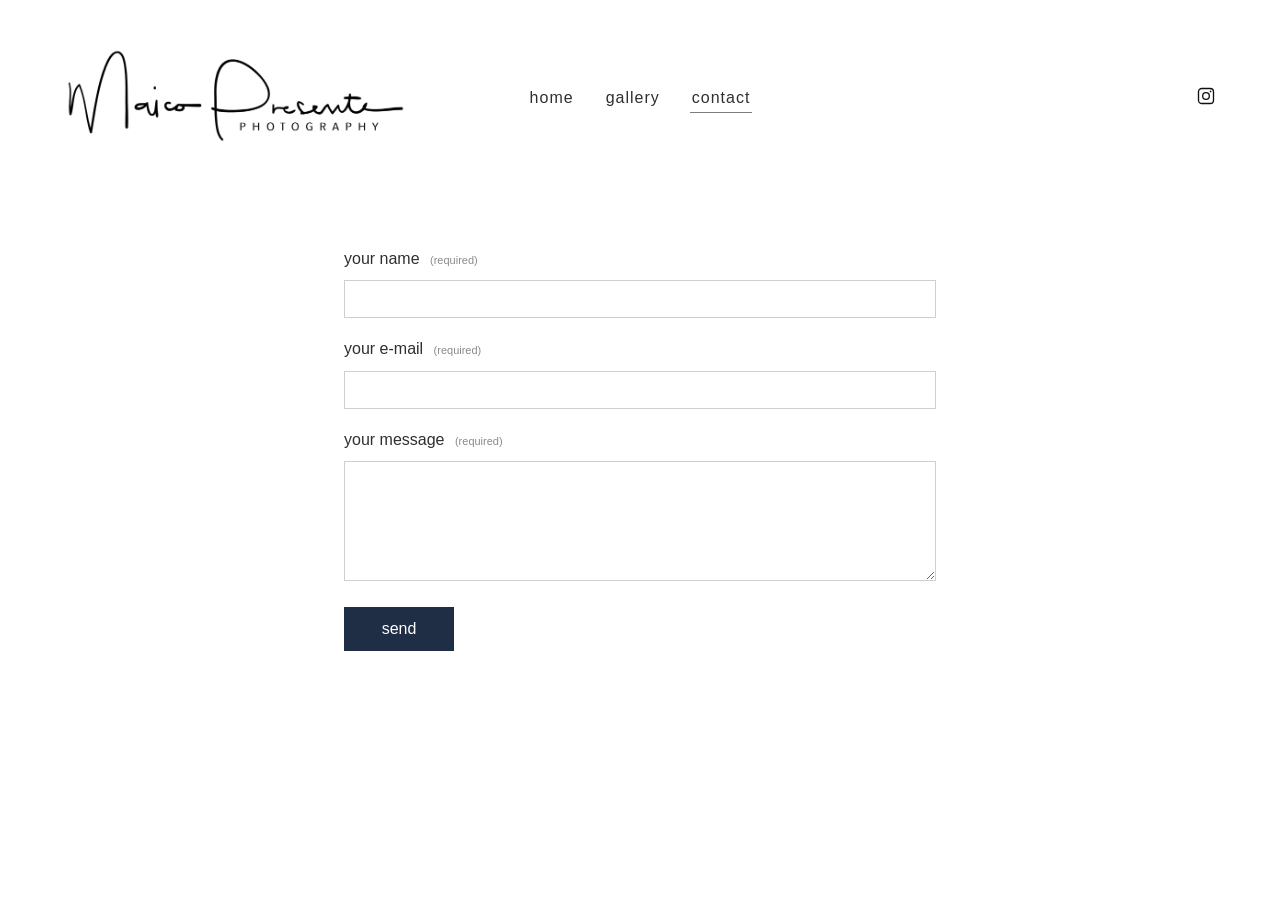
<file: contact.html>
<!doctype html>
<html lang="de">
<head>
  <meta charset="utf-8" />
  <meta name="viewport" content="width=device-width, initial-scale=1" />
  <title>Maico Presente - Photography</title>
  <link rel="icon" type="image/x-icon" href="assets/favicon.ico" />

  <link rel="stylesheet" href="https://cdnjs.cloudflare.com/ajax/libs/modern-normalize/3.0.1/modern-normalize.min.css" />
  <link rel="stylesheet" href="css/styles.css" />

    <!-- Google tag (gtag.js) -->
  <script async src="https://www.googletagmanager.com/gtag/js?id=G-TH304Q0YSG"></script>
  <script>
    window.dataLayer = window.dataLayer || [];
    function gtag(){dataLayer.push(arguments);}
    gtag('js', new Date());

    gtag('config', 'G-TH304Q0YSG');
  </script>
</head>

<body data-page="contact">
  <!-- Header -->
  <header class="site-header" role="banner">
    <a class="site-brand" href="index.html" aria-label="home">
      <img src="assets/logo.webp" alt="Maico Presente Photography" />
    </a>

    <!-- Desktop Navigation -->
    <nav class="site-nav" aria-label="menu">
      <a href="index.html" class="nav-link" data-nav="home">home</a>
      <a href="gallery.html" class="nav-link" data-nav="gallery">gallery</a>
      <a href="contact.html" class="nav-link" data-nav="contact">contact</a>
    </nav>

    <div class="site-header__actions">
      <a class="social-link social-link--instagram" href="https://www.instagram.com/maico.presente/" target="_blank" rel="noopener" aria-label="instagram">
        <svg viewBox="0 0 24 24" aria-hidden="true" focusable="false">
          <rect x="3" y="3" width="18" height="18" rx="4" ry="4" fill="none" stroke="currentColor" stroke-width="1.6"/>
          <circle cx="12" cy="12" r="4" fill="none" stroke="currentColor" stroke-width="1.6"/>
          <circle cx="17.5" cy="6.5" r="1" fill="currentColor"/>
        </svg>
      </a>

      <button class="menu-toggle" type="button" data-js="menuToggle" aria-label="menu" aria-controls="mobileMenu" aria-expanded="false">
        <span></span><span></span><span></span>
      </button>
    </div>
  </header>

  <!-- Mobile Overlay Menu -->
  <div class="mobile-menu" id="mobileMenu" aria-hidden="true">
    <div class="mobile-menu__top">
      <a class="site-brand" href="index.html" aria-label="home">
        <img src="assets/logo.webp" alt="Maico Presente Photography" />
      </a>

      <button class="mobile-menu__close" type="button" data-js="menuClose" aria-label="close">
        <svg viewBox="0 0 24 24" aria-hidden="true" focusable="false">
          <path d="M6 6L18 18M18 6L6 18" fill="none" stroke="currentColor" stroke-width="1.6" stroke-linecap="round"/>
        </svg>
      </button>
    </div>

    <nav class="mobile-nav" aria-label="menu">
      <a href="index.html" class="mobile-link" data-nav="home">home</a>
      <a href="gallery.html" class="mobile-link" data-nav="gallery">gallery</a>
      <a href="contact.html" class="mobile-link" data-nav="contact">contact</a>
    </nav>

    <div class="mobile-menu__bottom">
      <a class="social-link social-link--instagram" href="https://www.instagram.com/maico.presente/" target="_blank" rel="noopener" aria-label="instagram">
        <svg viewBox="0 0 24 24" aria-hidden="true" focusable="false">
          <rect x="3" y="3" width="18" height="18" rx="4" ry="4" fill="none" stroke="currentColor" stroke-width="1.6"/>
          <circle cx="12" cy="12" r="4" fill="none" stroke="currentColor" stroke-width="1.6"/>
          <circle cx="17.5" cy="6.5" r="1" fill="currentColor"/>
        </svg>
      </a>
    </div>
  </div>

  <main class="page page--contact" role="main" aria-label="contact">
    <div class="contact-wrap">

      <form
        class="contact-form"
        id="contactForm"
        action="https://api.web3forms.com/submit"
        method="POST"
        data-web3forms
      >
        <input type="hidden" name="access_key" value="72192896-6dc2-46d7-8efc-614b6c5f1c92" />
        <input type="hidden" name="subject" value="New message from mpresente.ch" />
        <!-- Honeypot (optional). Muss unsichtbar sein. -->
        <input type="checkbox" name="botcheck" class="contact-botcheck" tabindex="-1" autocomplete="off" />

        <label class="contact-label" for="name">
          your name <span class="contact-required">(required)</span>
        </label>
        <input class="contact-input" id="name" name="name" type="text" required />

        <label class="contact-label" for="email">
          your e-mail <span class="contact-required">(required)</span>
        </label>
        <input class="contact-input" id="email" name="email" type="email" required />

        <label class="contact-label" for="message">
          your message <span class="contact-required">(required)</span>
        </label>
        <textarea class="contact-textarea" id="message" name="message" required></textarea>

        <button class="contact-submit" type="submit">send</button>

        <p class="contact-status" id="contactStatus" aria-live="polite"></p>
      </form>
    </div>
  </main>


  <script src="js/main.js"></script>
</body>
</html>
</file>
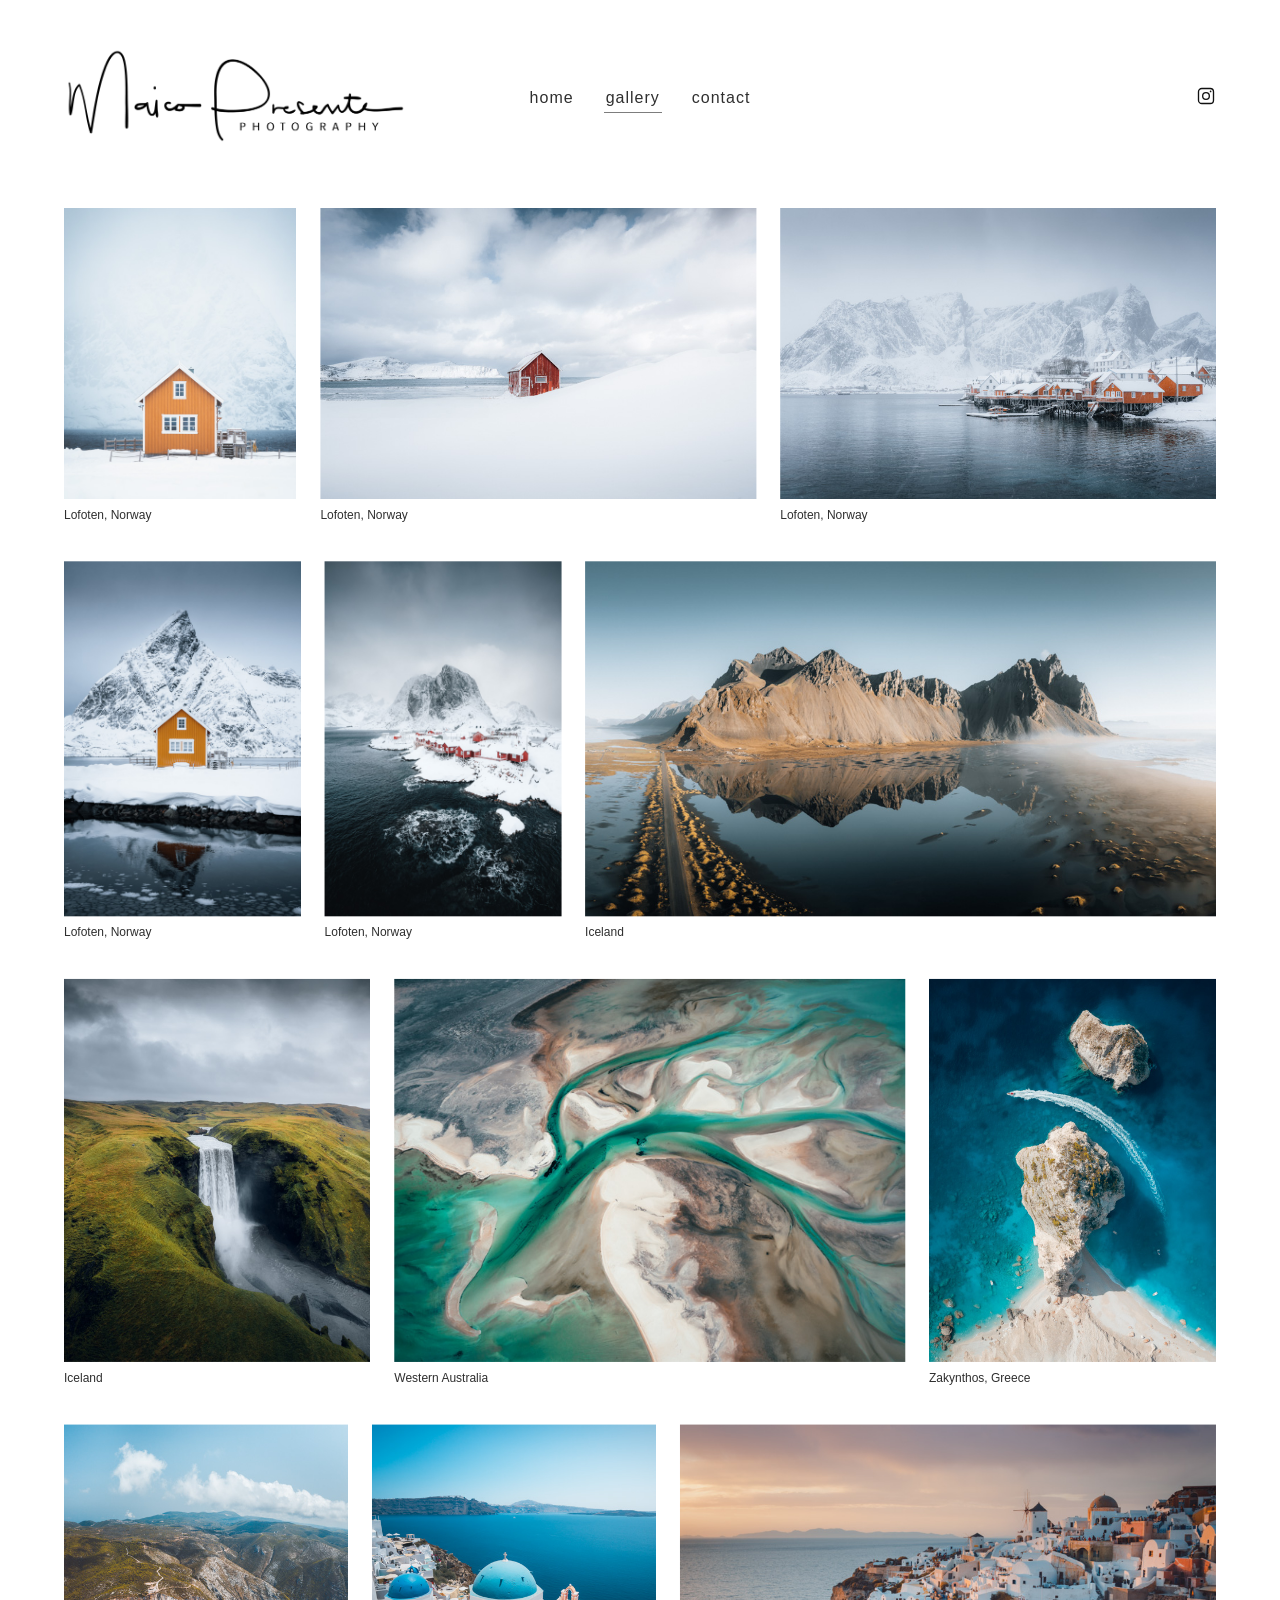
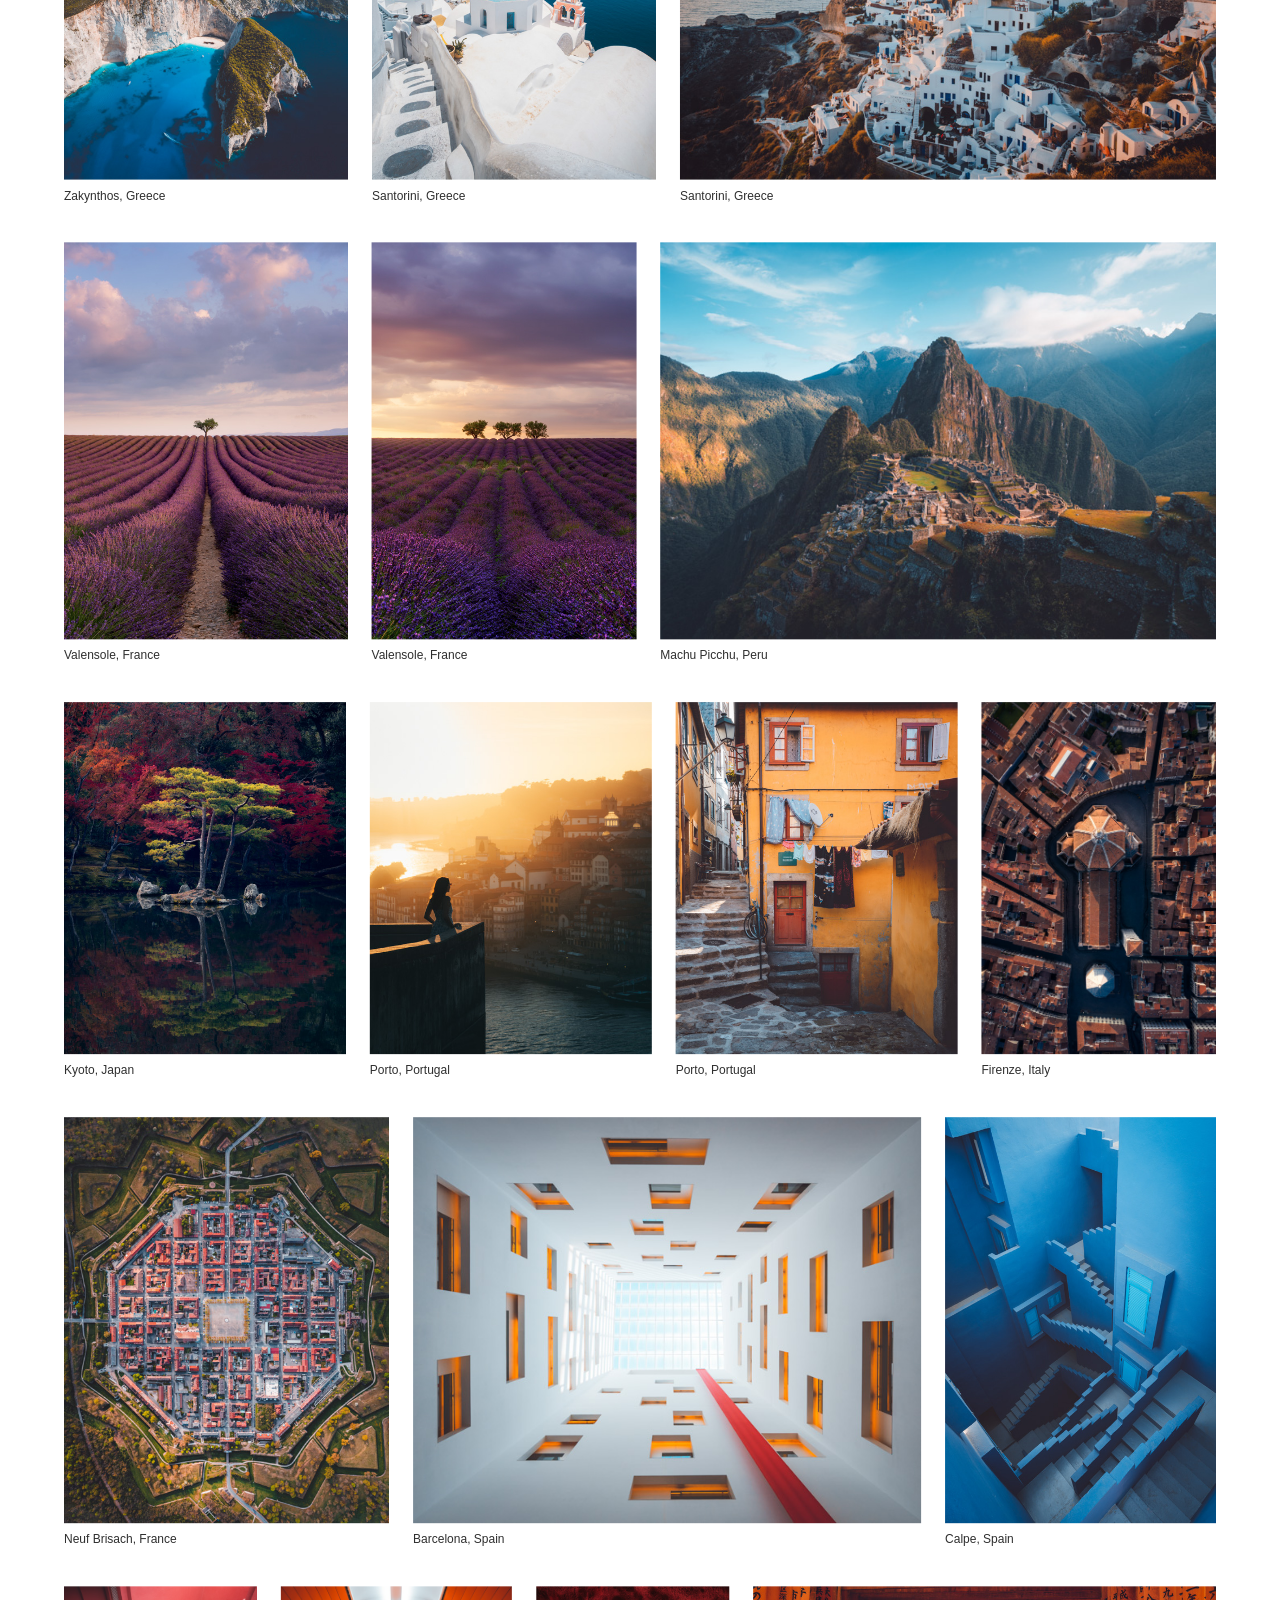
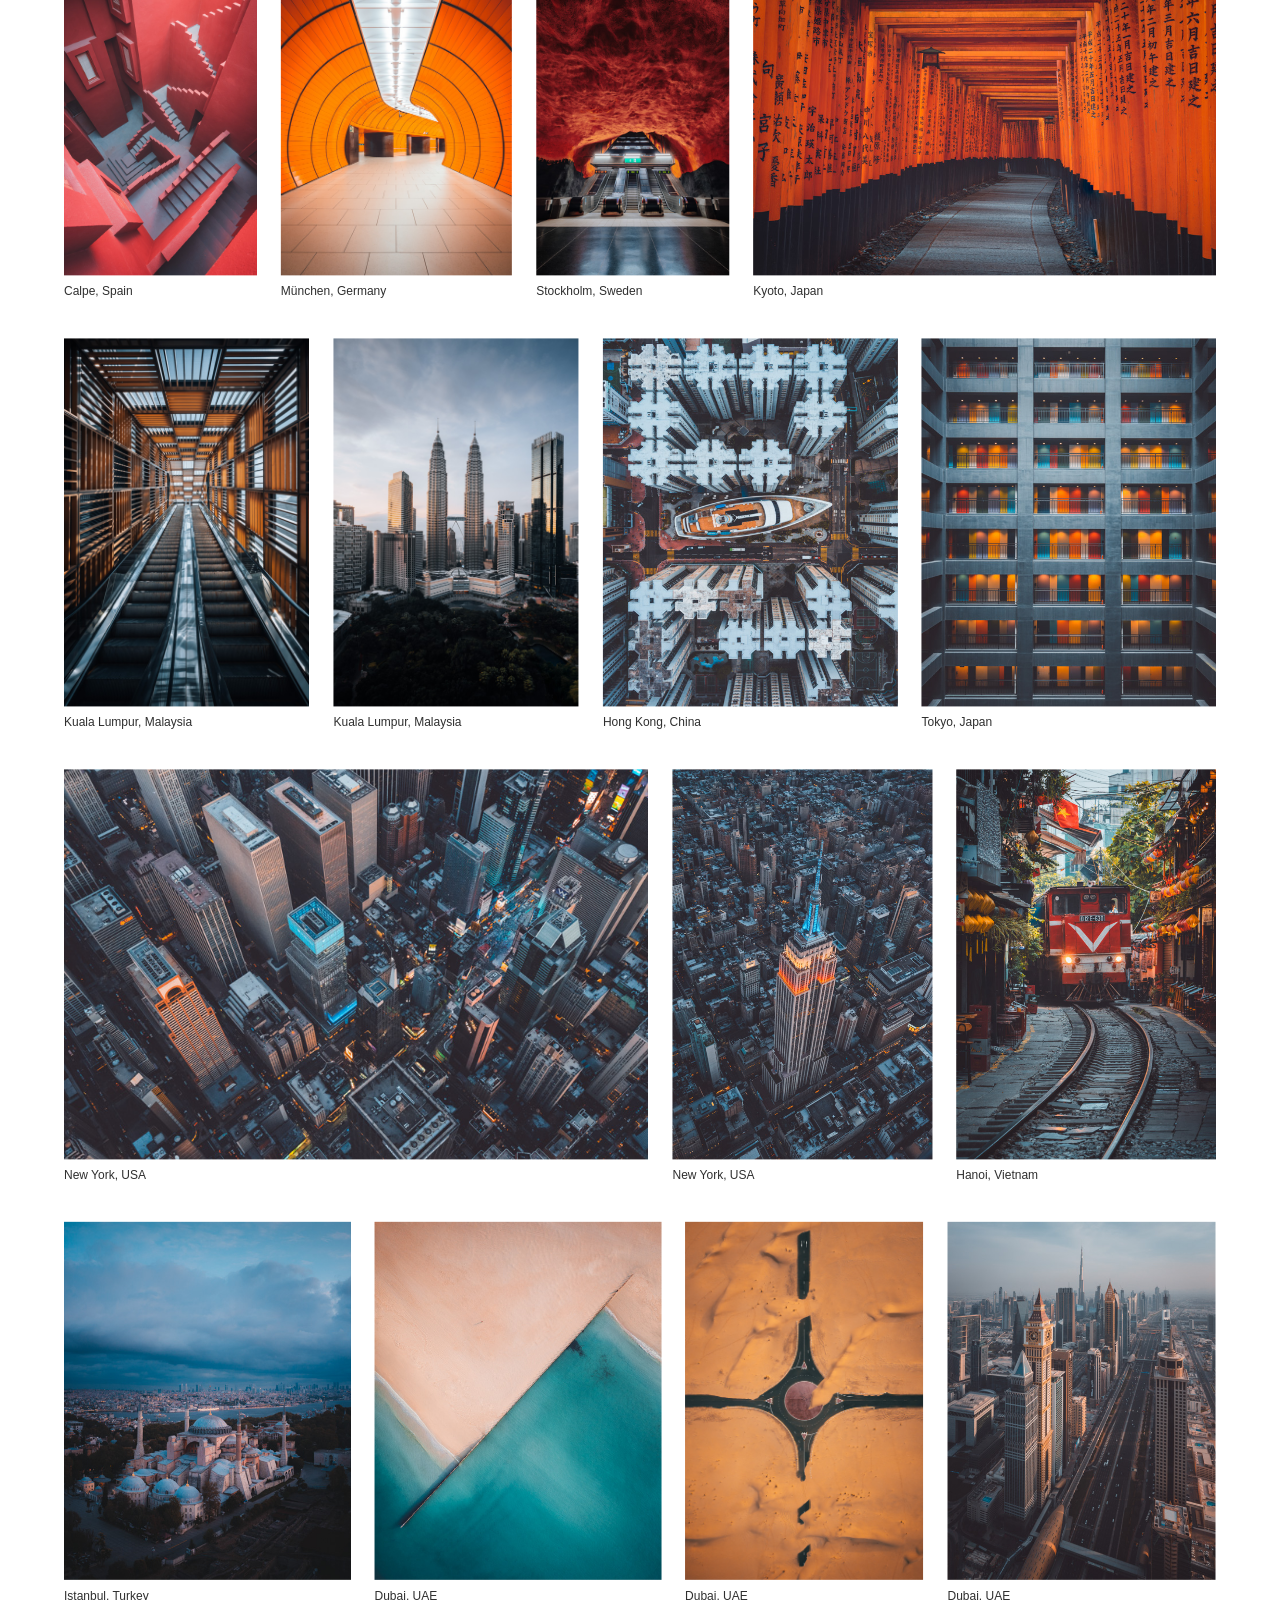
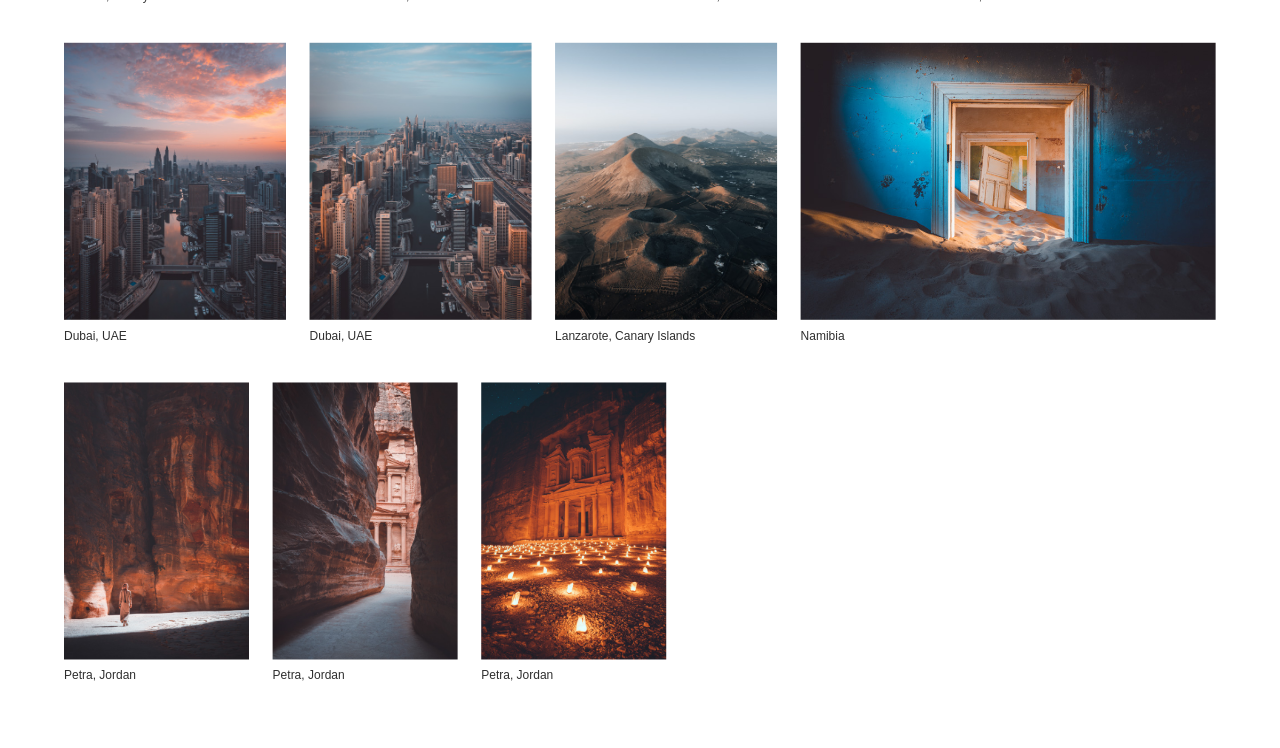
<file: gallery.html>
<!doctype html>
<html lang="de">
<head>
  <meta charset="utf-8" />
  <meta name="viewport" content="width=device-width, initial-scale=1" />
  <title>Maico Presente - Photography</title>
  <link rel="icon" type="image/x-icon" href="assets/favicon.ico" />

  <link rel="stylesheet" href="https://cdnjs.cloudflare.com/ajax/libs/modern-normalize/3.0.1/modern-normalize.min.css" />
  <link rel="stylesheet" href="https://cdn.jsdelivr.net/npm/flickr-justified-gallery@2.2.0/dist/fjGallery.css" />
  <link rel="stylesheet" href="css/styles.css" />

    <!-- Google tag (gtag.js) -->
  <script async src="https://www.googletagmanager.com/gtag/js?id=G-TH304Q0YSG"></script>
  <script>
    window.dataLayer = window.dataLayer || [];
    function gtag(){dataLayer.push(arguments);}
    gtag('js', new Date());

    gtag('config', 'G-TH304Q0YSG');
  </script>
</head>

<body data-page="gallery">
  <!-- Header -->
  <header class="site-header" role="banner">
    <a class="site-brand" href="index.html" aria-label="home">
      <img src="assets/logo.webp" alt="Maico Presente Photography" />
    </a>

    <!-- Desktop Navigation -->
    <nav class="site-nav" aria-label="menu">
      <a href="index.html" class="nav-link" data-nav="home">home</a>
      <a href="gallery.html" class="nav-link" data-nav="gallery">gallery</a>
      <a href="contact.html" class="nav-link" data-nav="contact">contact</a>
    </nav>

    <div class="site-header__actions">
      <a class="social-link social-link--instagram" href="https://www.instagram.com/maico.presente/" target="_blank" rel="noopener" aria-label="instagram">
        <svg viewBox="0 0 24 24" aria-hidden="true" focusable="false">
          <rect x="3" y="3" width="18" height="18" rx="4" ry="4" fill="none" stroke="currentColor" stroke-width="1.6"/>
          <circle cx="12" cy="12" r="4" fill="none" stroke="currentColor" stroke-width="1.6"/>
          <circle cx="17.5" cy="6.5" r="1" fill="currentColor"/>
        </svg>
      </a>

      <button class="menu-toggle" type="button" data-js="menuToggle" aria-label="menu" aria-controls="mobileMenu" aria-expanded="false">
        <span></span><span></span><span></span>
      </button>
    </div>
  </header>

  <!-- Mobile Overlay Menu -->
  <div class="mobile-menu" id="mobileMenu" aria-hidden="true">
    <div class="mobile-menu__top">
      <a class="site-brand" href="index.html" aria-label="home">
        <img src="assets/logo.webp" alt="Maico Presente Photography" />
      </a>

      <button class="mobile-menu__close" type="button" data-js="menuClose" aria-label="close">
        <svg viewBox="0 0 24 24" aria-hidden="true" focusable="false">
          <path d="M6 6L18 18M18 6L6 18" fill="none" stroke="currentColor" stroke-width="1.6" stroke-linecap="round"/>
        </svg>
      </button>
    </div>

    <nav class="mobile-nav" aria-label="menu">
      <a href="index.html" class="mobile-link" data-nav="home">home</a>
      <a href="gallery.html" class="mobile-link" data-nav="gallery">gallery</a>
      <a href="contact.html" class="mobile-link" data-nav="contact">contact</a>
    </nav>

    <div class="mobile-menu__bottom">
      <a class="social-link social-link--instagram" href="https://www.instagram.com/maico.presente/" target="_blank" rel="noopener" aria-label="instagram">
        <svg viewBox="0 0 24 24" aria-hidden="true" focusable="false">
          <rect x="3" y="3" width="18" height="18" rx="4" ry="4" fill="none" stroke="currentColor" stroke-width="1.6"/>
          <circle cx="12" cy="12" r="4" fill="none" stroke="currentColor" stroke-width="1.6"/>
          <circle cx="17.5" cy="6.5" r="1" fill="currentColor"/>
        </svg>
      </a>
    </div>
  </div>

  <main class="page page--gallery" role="main" aria-label="gallery">

    <section class="gallery" aria-label="photo gallery">
      <div class="fj-gallery" id="photoGallery">

        <!-- Arktisch & minimal -->

        <figure class="fj-gallery-item">
          <img src="assets/gallery/20230300-NOR-1458.jpg" alt="Lofoten, Norway" width="800" height="1000" loading="lazy" decoding="async" />
          <figcaption>Lofoten, Norway</figcaption>
        </figure>

        <figure class="fj-gallery-item">
          <img src="assets/gallery/20230300-NOR-0097.jpg" alt="Lofoten, Norway" width="800" height="1000" loading="lazy" decoding="async" />
          <figcaption>Lofoten, Norway</figcaption>
        </figure>

        <figure class="fj-gallery-item">
          <img src="assets/gallery/20230300-NOR-0946.jpg" alt="Lofoten, Norway" width="800" height="1000" loading="lazy" decoding="async" />
          <figcaption>Lofoten, Norway</figcaption>
        </figure>

        <figure class="fj-gallery-item">
          <img src="assets/gallery/20230300-NOR-1857.jpg" alt="Lofoten, Norway" width="800" height="1000" loading="lazy" decoding="async" />
          <figcaption>Lofoten, Norway</figcaption>
        </figure>
        
        <figure class="fj-gallery-item">
          <img src="assets/gallery/20230300-NOR-1327.jpg" alt="Lofoten, Norway" width="800" height="1000" loading="lazy" decoding="async" />
          <figcaption>Lofoten, Norway</figcaption>
        </figure>

        <figure class="fj-gallery-item">
          <img src="assets/gallery/20250900-ISL-1010.jpg" alt="Iceland" width="800" height="1000" loading="lazy" decoding="async" />
          <figcaption>Iceland</figcaption>
        </figure>

        <figure class="fj-gallery-item">
          <img src="assets/gallery/20250900-ISL-0511.jpg" alt="Iceland" width="800" height="1000" loading="lazy" decoding="async" />
          <figcaption>Iceland</figcaption>
        </figure>

        <!-- Wasser von tuerkis bis mediterran -->
        
        <figure class="fj-gallery-item">
          <img src="assets/gallery/20171000-AUS-1177.jpg" alt="Western Australia" width="800" height="1000" loading="lazy" decoding="async" />
          <figcaption>Western Australia</figcaption>
        </figure>

        <figure class="fj-gallery-item">
          <img src="assets/gallery/20200900-GRC-0050.jpg" alt="Zakynthos, Greece" width="800" height="1000" loading="lazy" decoding="async" />
          <figcaption>Zakynthos, Greece</figcaption>
        </figure>
        
        <figure class="fj-gallery-item">
          <img src="assets/gallery/20200900-GRC-0062.jpg" alt="Zakynthos, Greece" width="800" height="1000" loading="lazy" decoding="async" />
          <figcaption>Zakynthos, Greece</figcaption>
        </figure>

        <figure class="fj-gallery-item">
          <img src="assets/gallery/20220625-GRC-0070.jpg" alt="Santorini, Greece" width="800" height="1000" loading="lazy" decoding="async" />
          <figcaption>Santorini, Greece</figcaption>
        </figure>

        <figure class="fj-gallery-item">
          <img src="assets/gallery/20130900-GRC-0112.jpg" alt="Santorini, Greece" width="800" height="1000" loading="lazy" decoding="async" />
          <figcaption>Santorini, Greece</figcaption>
        </figure>

        <!-- Naturfarben: violett → gruen → warm -->

        <figure class="fj-gallery-item">
          <img src="assets/gallery/20190712-FRA-1704.jpg" alt="Valensole, France" width="800" height="1000" loading="lazy" decoding="async" />
          <figcaption>Valensole, France</figcaption>
        </figure>

        <figure class="fj-gallery-item">
          <img src="assets/gallery/20190712-FRA-1194.jpg" alt="Valensole, France" width="800" height="1000" loading="lazy" decoding="async" />
          <figcaption>Valensole, France</figcaption>
        </figure>

        <figure class="fj-gallery-item">
          <img src="assets/gallery/20191000-PER-0611.jpg" alt="Machu Picchu, Peru" width="800" height="1000" loading="lazy" decoding="async" />
          <figcaption>Machu Picchu, Peru</figcaption>
        </figure>

        <figure class="fj-gallery-item">
          <img src="assets/gallery/20181100-JPN-0577.jpg" alt="Kyoto, Japan" width="800" height="1000" loading="lazy" decoding="async" />
          <figcaption>Kyoto, Japan</figcaption>
        </figure>

        <!-- Warmes Europa & “Grafik/Geometrie” -->

        <figure class="fj-gallery-item">
          <img src="assets/gallery/20200722-PRT-0720.jpg" alt="Porto, Portugal" width="800" height="1000" loading="lazy" decoding="async" />
          <figcaption>Porto, Portugal</figcaption>
        </figure>

        <figure class="fj-gallery-item">
          <img src="assets/gallery/20200722-PRT-0417.jpg" alt="Porto, Portugal" width="800" height="1000" loading="lazy" decoding="async" />
          <figcaption>Porto, Portugal</figcaption>
        </figure>

        <figure class="fj-gallery-item">
          <img src="assets/gallery/20190530-ITA-0164.jpg" alt="Firenze, Italy" width="800" height="1000" loading="lazy" decoding="async" />
          <figcaption>Firenze, Italy</figcaption>
        </figure>

        <figure class="fj-gallery-item">
          <img src="assets/gallery/20220415-FRA-0025.jpg" alt="Neuf Brisach, France" width="800" height="1000" loading="lazy" decoding="async" />
          <figcaption>Neuf Brisach, France</figcaption>
        </figure>

        <figure class="fj-gallery-item">
          <img src="assets/gallery/20160500-ESP-0479.jpg" alt="Barcelona, Spain" width="800" height="1000" loading="lazy" decoding="async" />
          <figcaption>Barcelona, Spain</figcaption>
        </figure>

        <figure class="fj-gallery-item">
          <img src="assets/gallery/20220919-ESP-0232.jpg" alt="Calpe, Spain" width="800" height="1000" loading="lazy" decoding="async" />
          <figcaption>Calpe, Spain</figcaption>
        </figure>

        <figure class="fj-gallery-item">
          <img src="assets/gallery/20220919-ESP-0038.jpg" alt="Calpe, Spain" width="800" height="1000" loading="lazy" decoding="async" />
          <figcaption>Calpe, Spain</figcaption>
        </figure>

        <figure class="fj-gallery-item">
          <img src="assets/gallery/20200801-DEU-0163.jpg" alt="München, Germany" width="800" height="1000" loading="lazy" decoding="async" />
          <figcaption>München, Germany</figcaption>
        </figure>

        <figure class="fj-gallery-item">
          <img src="assets/gallery/20230812-SWE-0147.jpg" alt="Stockholm, Sweden" width="800" height="1000" loading="lazy" decoding="async" />
          <figcaption>Stockholm, Sweden</figcaption>
        </figure>

        <figure class="fj-gallery-item">
          <img src="assets/gallery/20181100-JPN-1291.jpg" alt="Kyoto, Japan" width="800" height="1000" loading="lazy" decoding="async" />
          <figcaption>Kyoto, Japan</figcaption>
        </figure>

        <!-- Moderne Stadt, Nacht, Dichte (von “clean” zu “busy”) -->

        <figure class="fj-gallery-item">
          <img src="assets/gallery/20240927-MYS-0407.jpg" alt="Kuala Lumpur, Malaysia" width="800" height="1000" loading="lazy" decoding="async" />
          <figcaption>Kuala Lumpur, Malaysia</figcaption>
        </figure>

        <figure class="fj-gallery-item">
          <img src="assets/gallery/20240927-MYS-0083.jpg" alt="Kuala Lumpur, Malaysia" width="800" height="1000" loading="lazy" decoding="async" />
          <figcaption>Kuala Lumpur, Malaysia</figcaption>
        </figure>

        <figure class="fj-gallery-item">
          <img src="assets/gallery/20171100-HKG-0025.jpg" alt="Hong Kong, China" width="800" height="1000" loading="lazy" decoding="async" />
          <figcaption>Hong Kong, China</figcaption>
        </figure>

        <figure class="fj-gallery-item">
          <img src="assets/gallery/20181100-JPN-0966.jpg" alt="Tokyo, Japan" width="800" height="1000" loading="lazy" decoding="async" />
          <figcaption>Tokyo, Japan</figcaption>
        </figure>

        <figure class="fj-gallery-item">
          <img src="assets/gallery/20160600-USA-0454.jpg" alt="New York, USA" width="800" height="1000" loading="lazy" decoding="async" />
          <figcaption>New York, USA</figcaption>
        </figure>

        <figure class="fj-gallery-item">
          <img src="assets/gallery/20160600-USA-0596.jpg" alt="New York, USA" width="800" height="1000" loading="lazy" decoding="async" />
          <figcaption>New York, USA</figcaption>
        </figure>

        <figure class="fj-gallery-item">
          <img src="assets/gallery/20240917-VNM-0719.jpg" alt="Hanoi, Vietnam" width="800" height="1000" loading="lazy" decoding="async" />
          <figcaption>Hanoi, Vietnam</figcaption>
        </figure>

        <figure class="fj-gallery-item">
          <img src="assets/gallery/20210928-TUR-0002.jpg" alt="Istanbul, Turkey" width="800" height="1000" loading="lazy" decoding="async" />
          <figcaption>Istanbul, Turkey</figcaption>
        </figure>

        <!-- Wueste & Sand (minimal → abstrakt → Abschluss) -->

        <figure class="fj-gallery-item">
          <img src="assets/gallery/20210400-UAE-1283.jpg" alt="Dubai, UAE" width="800" height="1000" loading="lazy" decoding="async" />
          <figcaption>Dubai, UAE</figcaption>
        </figure>

        <figure class="fj-gallery-item">
          <img src="assets/gallery/20210400-UAE-1383.jpg" alt="Dubai, UAE" width="800" height="1000" loading="lazy" decoding="async" />
          <figcaption>Dubai, UAE</figcaption>
        </figure>

        <figure class="fj-gallery-item">
          <img src="assets/gallery/20210400-UAE-2203.jpg" alt="Dubai, UAE" width="800" height="1000" loading="lazy" decoding="async" />
          <figcaption>Dubai, UAE</figcaption>
        </figure>

        <figure class="fj-gallery-item">
          <img src="assets/gallery/20210400-UAE-0269.jpg" alt="Dubai, UAE" width="800" height="1000" loading="lazy" decoding="async" />
          <figcaption>Dubai, UAE</figcaption>
        </figure>

        <figure class="fj-gallery-item">
          <img src="assets/gallery/20210400-UAE-0117.jpg" alt="Dubai, UAE" width="800" height="1000" loading="lazy" decoding="async" />
          <figcaption>Dubai, UAE</figcaption>
        </figure>

        <!-- Stein/rote Toene -->

        <figure class="fj-gallery-item">
          <img src="assets/gallery/20241224-ESP-1132.jpg" alt="Lanzarote, Canary Islands" width="800" height="1000" loading="lazy" decoding="async" />
          <figcaption>Lanzarote, Canary Islands</figcaption>
        </figure>

        <figure class="fj-gallery-item">
          <img src="assets/gallery/20160900-NAM-0716.jpg" alt="Namibia" width="800" height="1000" loading="lazy" decoding="async" />
          <figcaption>Namibia</figcaption>
        </figure>

        <figure class="fj-gallery-item">
          <img src="assets/gallery/20211025-JOR-0569.jpg" alt="Petra, Jordan" width="800" height="1000" loading="lazy" decoding="async" />
          <figcaption>Petra, Jordan</figcaption>
        </figure>

        <figure class="fj-gallery-item">
          <img src="assets/gallery/20211025-JOR-0731.jpg" alt="Petra, Jordan" width="800" height="1000" loading="lazy" decoding="async" />
          <figcaption>Petra, Jordan</figcaption>
        </figure>

        <figure class="fj-gallery-item">
          <img src="assets/gallery/20211025-JOR-0421.jpg" alt="Petra, Jordan" width="800" height="1000" loading="lazy" decoding="async" />
          <figcaption>Petra, Jordan</figcaption>
        </figure>
        
      </div>
    </section>
  </main>

  <script src="https://cdn.jsdelivr.net/npm/flickr-justified-gallery@2.2.0/dist/fjGallery.min.js"></script>
  <script src="js/main.js"></script>
</body>
</html>
</file>
<file: css/styles.css>
:root {
  --page-pad: 64px;

  --header-pad: 64px;
  --header-pad-top: 48px;

  --logo-height: 96px;

  --text-color: #2f2f2f;

  --nav-gap: 32px;
  --nav-font-size: 16px;
  --nav-underline-color: #7d7d7d;

  --carousel-height-desktop: clamp(340px, 66vh, 720px);
  --carousel-height-mobile: 66vh;
}

html, body {
  height: 100%;
  background: #ffffff;
}

body {
  font-family: -apple-system, BlinkMacSystemFont, "Helvetica Neue", Arial, sans-serif;
  color: var(--text-color);
  min-height: 100vh;
  display: flex;
  flex-direction: column;
}

/* =========================
   Pages
   ========================= */

.page {
  padding: 0;
  flex: 1;
  display: flex;
  align-items: center;
}

.page--gallery {
  display: block;
}

.page--contact {
  display: flex;
  justify-content: center;
  align-items: flex-start;
}

/* =========================
   Header
   ========================= */

.site-header {
  display: grid;
  grid-template-columns: 1fr 1fr 1fr;
  align-items: center;
  padding: var(--header-pad-top) var(--header-pad) 0 var(--header-pad);
}

.site-brand img {
  display: block;
  height: var(--logo-height);
  width: auto;
  padding-right: 16px;
}

.site-nav {
  display: flex;
  gap: var(--nav-gap);
  justify-content: center;
}

.nav-link {
  font-size: var(--nav-font-size);
  color: var(--text-color);
  text-decoration: none;
  letter-spacing: 1px;
  position: relative;
  padding-bottom: 10px;
  margin-top: 14px;
}

.nav-link.active::after {
  content: "";
  position: absolute;
  left: -2px;
  right: -2px;
  bottom: 4px;              
  height: 1px;
  background: var(--nav-underline-color);
}

.site-header__actions {
  display: flex;
  justify-content: flex-end;
  align-items: center;
  gap: 18px;
}

.social-link {
  color: #111;
  text-decoration: none;
  display: inline-flex;
  justify-content: center;
}
.social-link svg {
  width: 20px;
  height: 20px;
  display: block;
}

.menu-toggle {
  display: none;
  width: 34px;
  height: 24px;
  border: 0;
  background: transparent;
  padding: 0;
  cursor: pointer;
}
.menu-toggle span {
  display: block;
  height: 2px;
  background: #6c6c6c;
  border-radius: 1px;
}

.menu-toggle span + span { 
  margin-top: 6px; 
}

/* =========================
   Mobile Menu
   ========================= */

.mobile-menu {
  position: fixed;
  inset: 0;
  background: #fff;
  display: none;
  z-index: 50;
}

.mobile-menu.is-open {
  display: block;
}

.mobile-menu__top {
  display: flex;
  align-items: flex-start;
  justify-content: space-between;
  padding: var(--page-pad) var(--page-pad) 0 var(--page-pad);
  position: relative;
  z-index: 2;
}

.mobile-menu__top .site-brand img {
  height: var(--logo-height);
}

.mobile-menu__close {
  border: 0;
  background: transparent;
  cursor: pointer;
  padding: 4px;
}
.mobile-menu__close svg {
  width: 34px;
  height: 34px;
  margin: 14px 0 0 0;
}

.mobile-nav {
  position: absolute;
  inset: 0;
  z-index: 1;
  display: flex;
  flex-direction: column;
  align-items: center;
  justify-content: center;
  gap: 22px;
  padding-top: 40px;
}

.mobile-link {
  font-size: 48px;
  line-height: 1.05;
  color: var(--text-color);
  text-decoration: none;
  letter-spacing: 1px;
}

.mobile-link.active {
  display: inline;
}

.mobile-menu__bottom {
  position: absolute;
  left: 0;
  right: 0;
  bottom: 42px;
  display: flex;
  justify-content: center;
}

/* =========================
   Gallery
   ========================= */


.gallery {
  margin: 0 auto;
  padding: var(--page-pad) clamp(var(--page-pad), 5vw, var(--page-pad));
}

.fj-gallery-item {
  margin: 0;
}

.fj-gallery-item img {
  display: block;
  width: 100%;
  height: auto;
}

.fj-gallery-item figcaption {
  font-size: 12px;
  line-height: 1.4;
  margin-top: 8px;
  color: var(--text-color);
}

/* =========================
   Carousel
   ========================= */

.hero {
  padding: 0 clamp(28px, 5vw, var(--page-pad));
  width: 100%;
  display: flex;
  flex-direction: column;
  justify-content: center;
  margin: calc(var(--header-pad) * -1.5) 0 0 0;
}

.splide {
  width: 100%;
}

.splide__track {
  overflow: hidden;
}

.splide__list {
  align-items: stretch;
}

.splide__slide {
  height: var(--carousel-height-desktop);
}

.splide__slide img {
  display: block;
  width: 100%;
  height: 100%;
  object-fit: cover;
}

.hero__controls {
  display: flex;
  gap: 18px;
  align-items: center;
  padding-top: 18px;
}

.hero__arrow {
  border: 0;
  background: transparent;
  cursor: pointer;
  font-size: 28px;
  color: #111;
  padding: 0;
}

/* =========================
   Contact
   ========================= */

.contact-wrap {
  width: min(720px, 100%);
  padding: calc(var(--page-pad) * 1.5) clamp(28px, 5vw, var(--page-pad));
}

.contact-intro {
  font-size: var(--nav-font-size);
  color: var(--text-color);
  line-height: 1.4;
  margin: 0 0 22px 0;
  text-align: center;
}

.contact-mail {
  color: inherit;
  text-decoration: underline;
  text-underline-offset: 3px;
}

.contact-form {
  display: grid;
  grid-template-columns: 1fr;
  gap: 12px;
}

.contact-label {
  font-size: var(--nav-font-size);
  color: var(--text-color);
  margin-top: 10px;
}

.contact-required {
  color: #8a8a8a;
  font-size: 11px;
  margin-left: 6px;
}

.contact-input,
.contact-textarea {
  width: 100%;
  border: 1px solid #cfcfcf;
  border-radius: 0;
  padding: 9px 10px;
  font-size: 13px;
  outline: none;
}

.contact-input {
  height: 38px;
}

.contact-textarea {
  min-height: 120px;
  resize: vertical;
}

.contact-submit {
  margin-top: 14px;
  width: 110px;
  height: 44px;
  background: #1f2e44;
  color: #fff;
  border: 0;
  cursor: pointer;
  font-size: var(--nav-font-size);
  text-transform: lowercase;
}

.contact-submit:disabled {
  opacity: 0.6;
  cursor: not-allowed;
}

.contact-status {
  margin: 8px 0 0 0;
  font-size: var(--nav-font-size);
  color: var(--text-color);
  min-height: 16px;
}

.contact-botcheck {
  display: none;
}

/* =========================
   Responsive
   ========================= */

@media (max-width: 900px) {

  :root {
    --page-pad:24px;
    --header-pad: 24px;
    --header-pad-top: 24px;
    --logo-height: 64px;
    --nav-gap: 32px;
    --nav-font-size: 16px;
  }

  .page {
    align-items: flex-start;
  }
  
  .hero {
    padding: 42px clamp(var(--page-pad), 5vw, var(--page-pad));
    margin: 0;
    justify-content: flex-start;
  }

}

@media (max-width: 768px) {

  :root {
    --page-pad:24px;
    --logo-height: 64px;
  }

  .page {
    align-items: flex-start;
  }

  .page--contact {
    min-height: auto;
    padding: 58px 0 70px 0;
  }

  .contact-wrap {
    padding: 0 var(--page-pad);
  }


  .gallery {
    padding: 42px clamp(var(--page-pad), 5vw, var(--page-pad));
    margin: 0;
    justify-content: flex-start;
  }

  .site-header {
    grid-template-columns: 1fr auto;
    padding: var(--page-pad) var(--page-pad) 0 var(--page-pad);
  }

  .site-nav {
    display: none;
  }

  .site-header__actions .social-link {
    display: none;
  }

  .menu-toggle {
    display: inline-block;
  }

  .hero {
    padding: 42px clamp(var(--page-pad), 5vw, var(--page-pad));
    margin: 0;
    justify-content: flex-start;
  }

  .splide__slide img {
    width: 100%;
    height: 100%;
    object-fit: cover;
  }

  .splide__slide {
    height: var(--carousel-height-mobile);
  }

}
</file>
